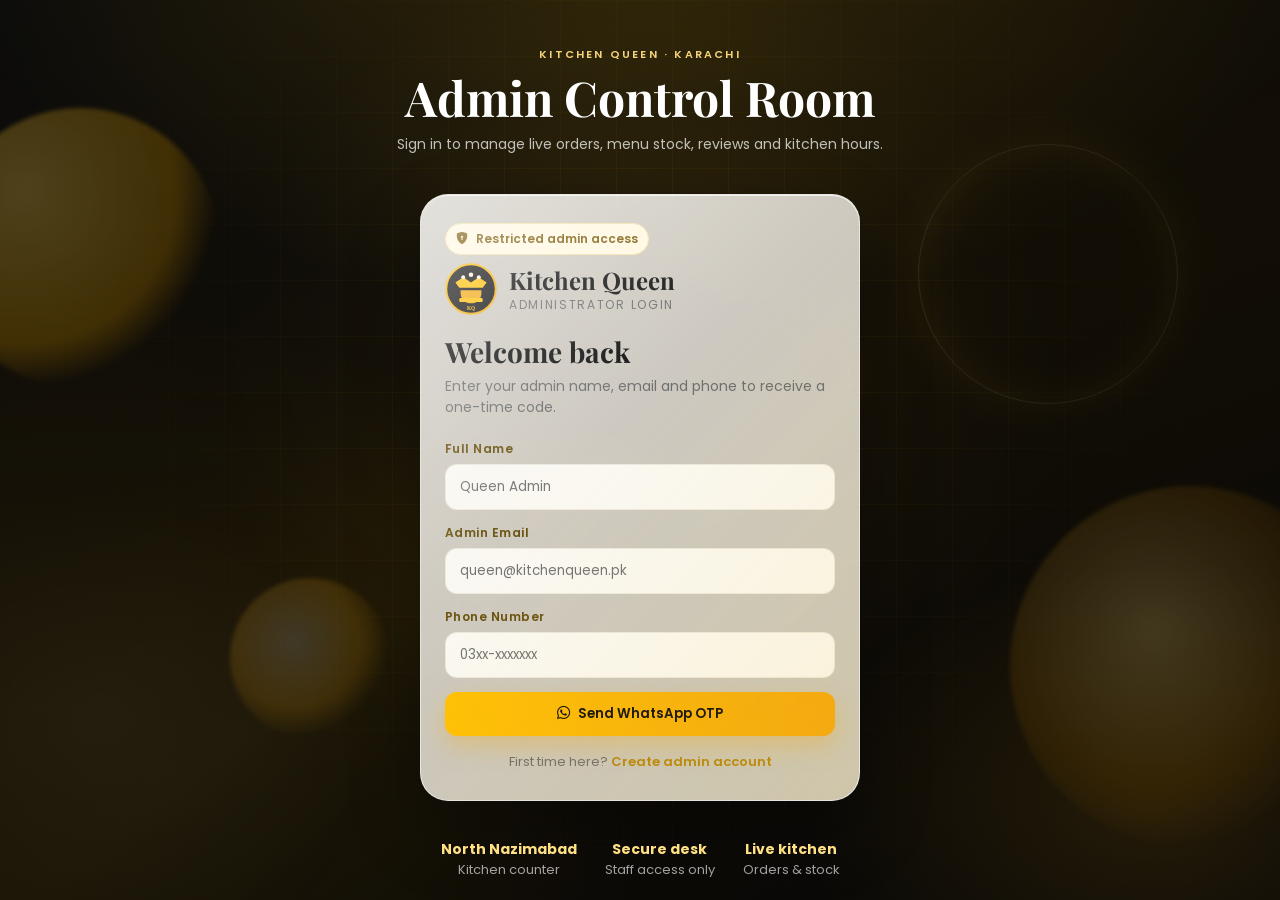
<file: index.html>
<!DOCTYPE html>
<html lang="en">
<head>
  <meta charset="UTF-8" />
  <meta name="viewport" content="width=device-width, initial-scale=1" />
  <title>Overview · Kitchen Queen Admin</title>
  <link rel="icon" type="image/png" href="favicon.png" />
  <link rel="preconnect" href="https://fonts.googleapis.com" />
  <link href="https://fonts.googleapis.com/css2?family=Poppins:wght@400;500;600;700&family=Playfair+Display:wght@600;700&display=swap" rel="stylesheet" />
  <link href="https://cdn.jsdelivr.net/npm/bootstrap-icons@1.11.3/font/bootstrap-icons.css" rel="stylesheet" />
  <link rel="stylesheet" href="assets/css/style.css" />
</head>
<body data-title="Dashboard Overview">
  <div id="page">
    <div class="grid g-4" id="stats"></div>
    <div class="grid g-2" style="margin-top:16px">
      <div class="card">
        <div class="section-title"><h3>Smart Alerts</h3><a href="orders.html" class="btn btn-ghost btn-sm">View orders</a></div>
        <div id="alerts"></div>
      </div>
      <div class="card">
        <div class="section-title"><h3>Recent Reviews</h3><a href="reviews.html" class="btn btn-ghost btn-sm">All reviews</a></div>
        <div id="revSnap"></div>
      </div>
    </div>
    <div class="card" style="margin-top:16px">
      <div class="section-title"><h3>Today’s Orders</h3></div>
      <div class="table-wrap">
        <table class="data" id="todayTable"></table>
      </div>
    </div>
  </div>
  <script src="assets/js/data.js"></script>
  <script src="assets/js/app.js"></script>
  <script>
    document.addEventListener("DOMContentLoaded", () => {
      const today = KQApp.todayOrders();
      const sales = today.reduce((s, o) => s + o.net, 0);
      const low = KQApp.menu().filter(m => !m.stock);
      const pending = (KQ.ORDERS || []).filter(o => !["Completed", "Cancelled"].includes(o.status) && o.date.startsWith("2026-09-10"));
      document.getElementById("stats").innerHTML = `
        <div class="card stat"><div><p>Total Daily Sales</p><h3>${KQApp.fmtPKR(sales)}</h3></div><div class="icon-bubble"><i class="bi bi-currency-exchange"></i></div></div>
        <div class="card stat"><div><p>Total Orders</p><h3>${today.length} Orders</h3></div><div class="icon-bubble"><i class="bi bi-bag-heart-fill"></i></div></div>
        <div class="card stat"><div><p>Store Rating</p><h3>★ 4.8 / 5.0</h3></div><div class="icon-bubble"><i class="bi bi-star-fill"></i></div></div>
        <div class="card stat"><div><p>Pending Kitchen</p><h3>${pending.length} Live</h3></div><div class="icon-bubble"><i class="bi bi-fire"></i></div></div>`;
      document.getElementById("alerts").innerHTML = [
        ...low.map(m => `<div class="alert-item"><span class="badge b-out">Stock</span><div><strong>${m.name}</strong><div style="color:var(--muted);font-size:13px">Out of stock — turn on from Menu</div></div></div>`),
        ...pending.slice(0, 4).map(o => `<div class="alert-item"><span class="badge ${KQApp.statusClass(o.status)}">${o.status}</span><div><strong>${o.id}</strong> · ${o.customer}<div style="color:var(--muted);font-size:13px">${o.items.map(i=>i.name).join(", ")}</div></div></div>`)
      ].join("") || "<p style='color:var(--muted)'>No alerts right now.</p>";
      const revs = KQApp.reviews().slice(0, 3);
      document.getElementById("revSnap").innerHTML = revs.map(r => `
        <div class="review"><strong>${r.name}</strong> <span class="stars">${"★".repeat(r.stars)}${"☆".repeat(5-r.stars)}</span>
        <div style="font-size:13px;color:var(--muted);margin-top:4px">${r.text}</div></div>`).join("");
      document.getElementById("todayTable").innerHTML = `<thead><tr><th>Order</th><th>Customer</th><th>Items</th><th>Total</th><th>Status</th></tr></thead><tbody>` +
        today.map(o => `<tr><td>${o.id}</td><td>${o.customer}</td><td>${o.items.length} items</td><td>${KQApp.fmtPKR(o.net)}</td><td><span class="badge ${KQApp.statusClass(o.status)}">${o.status}</span></td></tr>`).join("") + "</tbody>";
    });
  </script>
</body>
</html>
</file>
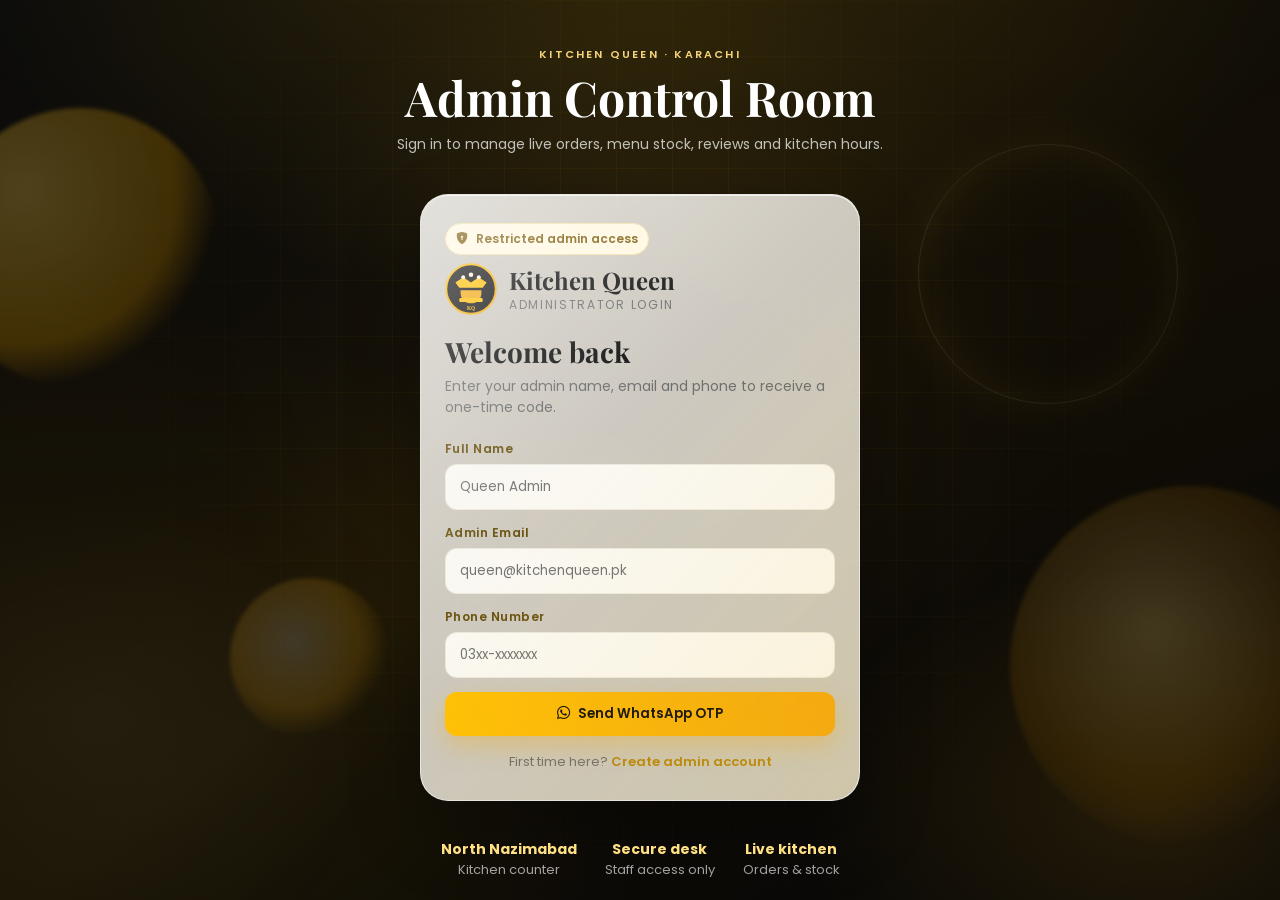
<file: finance.html>
<!DOCTYPE html>
<html lang="en">
<head>
  <meta charset="UTF-8" />
  <meta name="viewport" content="width=device-width, initial-scale=1" />
  <title>Finance · Kitchen Queen Admin</title>
  <link rel="icon" type="image/png" href="favicon.png" />
  <link rel="preconnect" href="https://fonts.googleapis.com" />
  <link href="https://fonts.googleapis.com/css2?family=Poppins:wght@400;500;600;700&family=Playfair+Display:wght@600;700&display=swap" rel="stylesheet" />
  <link href="https://cdn.jsdelivr.net/npm/bootstrap-icons@1.11.3/font/bootstrap-icons.css" rel="stylesheet" />
  <link rel="stylesheet" href="assets/css/style.css" />
</head>
<body data-title="Finance & Invoices">
  <div id="page">
    <div class="grid g-3" id="sum"></div>
    <div class="card" style="margin-top:16px">
      <div class="section-title">
        <h3>Payout history</h3>
        <div style="display:flex;gap:8px;flex-wrap:wrap">
          <button class="btn btn-gold btn-sm" id="xlsxBtn"><i class="bi bi-file-earmark-spreadsheet"></i> Export Excel</button>
          <button class="btn btn-red btn-sm" id="pdfBtn"><i class="bi bi-printer"></i> Print Invoice PDF</button>
        </div>
      </div>
      <div class="table-wrap">
        <table class="data" id="tbl"></table>
      </div>
    </div>
  </div>
  <script src="assets/js/data.js"></script>
  <script src="assets/js/app.js"></script>
  <script>
    document.addEventListener("DOMContentLoaded", () => {
      const done = KQ.ORDERS.filter(o => o.status === "Completed");
      const week = done.filter(o => o.date >= "2026-09-04");
      const month = done.filter(o => o.date.startsWith("2026-09") || o.date.startsWith("2026-08"));
      const wTot = week.reduce((s,o)=>s+o.net,0);
      const mTot = month.reduce((s,o)=>s+o.net,0);
      document.getElementById("sum").innerHTML = `
        <div class="card stat"><div><p>This Week Earnings</p><h3>${KQApp.fmtPKR(wTot)}</h3></div><div class="icon-bubble"><i class="bi bi-wallet2"></i></div></div>
        <div class="card stat"><div><p>Monthly Earnings</p><h3>${KQApp.fmtPKR(mTot)}</h3></div><div class="icon-bubble"><i class="bi bi-graph-up"></i></div></div>
        <div class="card stat"><div><p>Completed Orders</p><h3>${done.length}</h3></div><div class="icon-bubble"><i class="bi bi-check2-circle"></i></div></div>`;
      document.getElementById("tbl").innerHTML = `<thead><tr><th>Order</th><th>Date</th><th>Customer</th><th>Mode</th><th>Net</th></tr></thead><tbody>` +
        done.map(o => `<tr><td>${o.id}</td><td>${o.date.slice(0,10)}</td><td>${o.customer}</td><td>${o.payment}</td><td>${KQApp.fmtPKR(o.net)}</td></tr>`).join("") + "</tbody>";

      document.getElementById("xlsxBtn").onclick = () => {
        const rows = [["Order ID","Date","Customer","Payment","Subtotal","Discount","Delivery","Tax","Net"]];
        done.forEach(o => rows.push([o.id,o.date.slice(0,10),o.customer,o.payment,o.subtotal,o.discount,o.delivery,o.tax,o.net]));
        const csv = rows.map(r => r.join(",")).join("\n");
        const blob = new Blob(["\uFEFF"+csv], { type: "text/csv;charset=utf-8;" });
        const a = document.createElement("a");
        a.href = URL.createObjectURL(blob);
        a.download = "KitchenQueen-Orders-Summary.csv";
        a.click();
        KQApp.toast("Excel-ready CSV downloaded");
      };
      document.getElementById("pdfBtn").onclick = () => {
        const w = window.open("", "_blank");
        w.document.write(`<!DOCTYPE html><html><head><title>Invoice</title>
          <style>body{font-family:Georgia,serif;padding:32px;color:#111}h1{color:#f3a812}table{width:100%;border-collapse:collapse;margin-top:16px}th,td{border-bottom:1px solid #eee;padding:8px;text-align:left}</style></head><body>
          <h1>Kitchen Queen</h1><p>North Nazimabad, Karachi<br>Invoice pack · ${new Date().toLocaleDateString()}</p>
          <table><tr><th>Order</th><th>Customer</th><th>Payment</th><th>Net</th></tr>
          ${done.map(o=>`<tr><td>${o.id}</td><td>${o.customer}</td><td>${o.payment}</td><td>PKR ${o.net}</td></tr>`).join("")}
          </table><p><strong>Total: PKR ${done.reduce((s,o)=>s+o.net,0)}</strong></p>
          <script>onload=()=>{print();}<`+"/script></body></html>");
        w.document.close();
      };
    });
  </script>
</body>
</html>
</file>
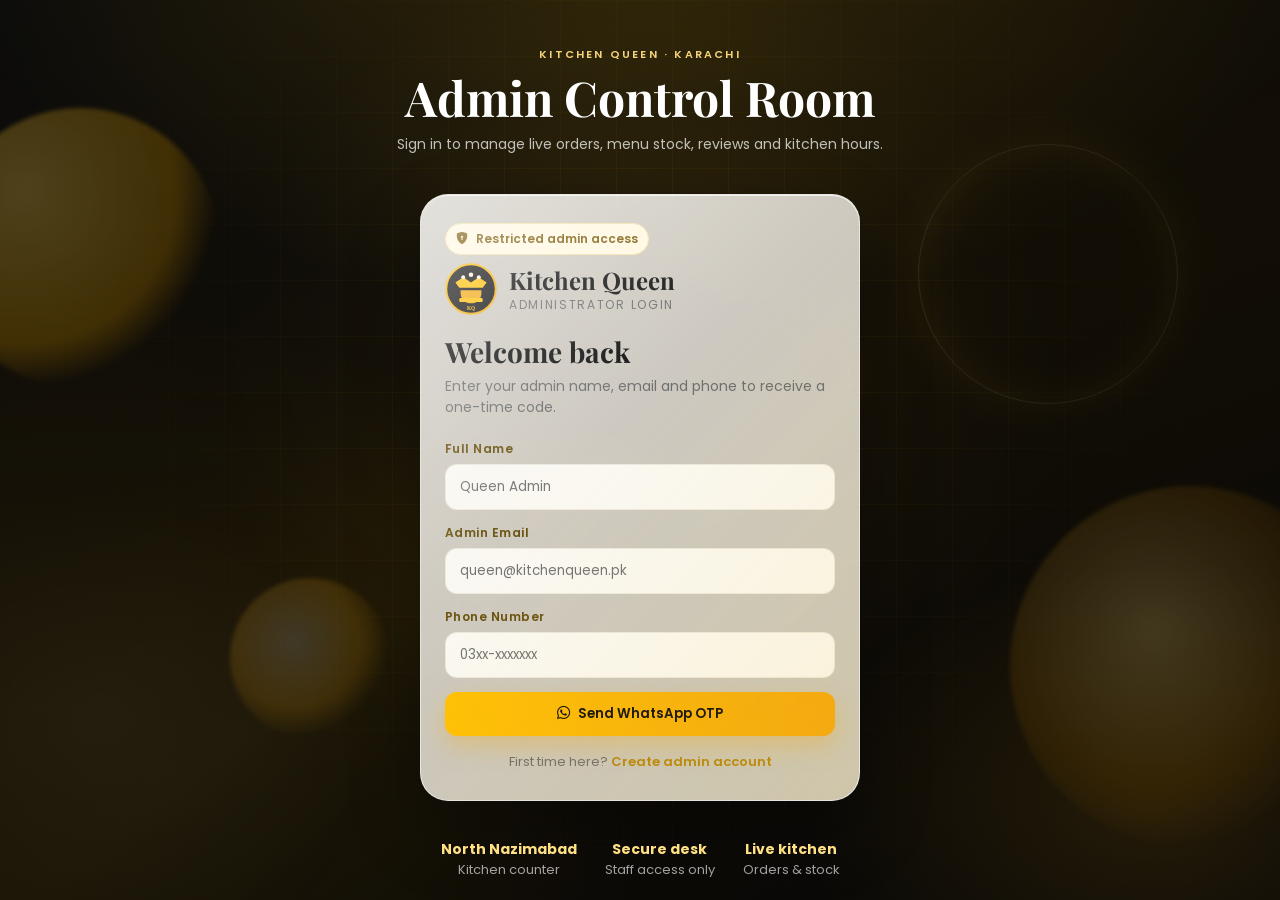
<file: menu.html>
<!DOCTYPE html>
<html lang="en">
<head>
  <meta charset="UTF-8" />
  <meta name="viewport" content="width=device-width, initial-scale=1" />
  <title>Menu · Kitchen Queen Admin</title>
  <link rel="icon" type="image/png" href="favicon.png" />
  <link rel="preconnect" href="https://fonts.googleapis.com" />
  <link href="https://fonts.googleapis.com/css2?family=Poppins:wght@400;500;600;700&family=Playfair+Display:wght@600;700&display=swap" rel="stylesheet" />
  <link href="https://cdn.jsdelivr.net/npm/bootstrap-icons@1.11.3/font/bootstrap-icons.css" rel="stylesheet" />
  <link rel="stylesheet" href="assets/css/style.css" />
</head>
<body data-title="Menu & Stock Control">
  <div id="page">
    <div class="cat-pills" id="cats"></div>
    <div class="menu-grid" id="grid"></div>
  </div>
  <script src="assets/js/data.js"></script>
  <script src="assets/js/app.js"></script>
  <script>
    let cat = "All";
    const CATS = ["All", "Deals", "Special Deals", "Daal & Sabzi", "Chicken", "Beef & Mutton", "Haleem", "Rice", "Sides & Raita", "Beverages", "Dessert"];
    function render() {
      const items = KQApp.menu().filter(m => cat === "All" || m.category === cat);
      document.getElementById("cats").innerHTML = CATS.map(c => `<button class="tab ${c===cat?"active":""}" data-c="${c}">${c}</button>`).join("");
      document.querySelectorAll("#cats .tab").forEach(b => b.onclick = () => { cat = b.dataset.c; render(); });
      document.getElementById("grid").innerHTML = items.map(m => `
        <article class="card menu-card">
          <img src="${m.img}" alt="${m.name}" />
          <div class="menu-body">
            <h4>${m.name}</h4>
            <p style="margin:0 0 8px;color:var(--muted);font-size:13px">${m.desc}</p>
            <div class="meta">
              <span class="price">${KQApp.fmtPKR(m.price)}</span>
              <span class="badge ${m.stock?"b-completed":"b-out"}">${m.stock?"In Stock":"Out of Stock"}</span>
            </div>
            <div class="status-toggle ${m.stock?"online":"offline"}" style="margin-top:12px;justify-content:space-between">
              <span>${m.stock ? "Available" : "Hidden"}</span>
              <label class="switch">
                <input type="checkbox" ${m.stock?"checked":""} onchange="toggleStock('${m.id}', this.checked)">
                <span class="slider"></span>
              </label>
            </div>
          </div>
        </article>`).join("");
    }
    window.toggleStock = (id, on) => {
      KQApp.setStock(id, on);
      KQApp.toast(on ? "Item is now In-Stock" : "Item marked Out-of-Stock");
      render();
    };
    document.addEventListener("DOMContentLoaded", render);
  </script>
</body>
</html>
</file>
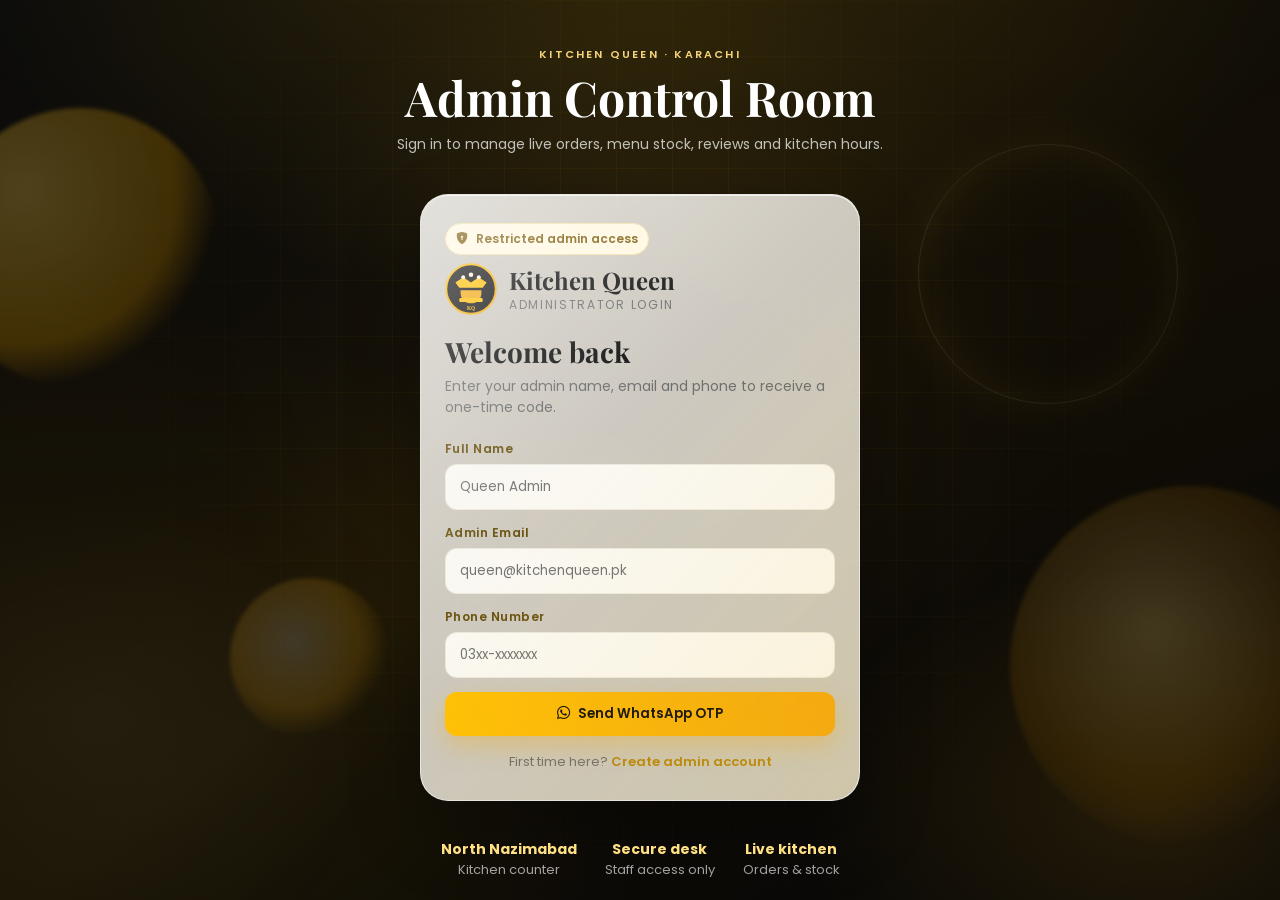
<file: orders.html>
<!DOCTYPE html>
<html lang="en">
<head>
  <meta charset="UTF-8" />
  <meta name="viewport" content="width=device-width, initial-scale=1" />
  <title>Orders · Kitchen Queen Admin</title>
  <link rel="icon" type="image/png" href="favicon.png" />
  <link rel="preconnect" href="https://fonts.googleapis.com" />
  <link href="https://fonts.googleapis.com/css2?family=Poppins:wght@400;500;600;700&family=Playfair+Display:wght@600;700&display=swap" rel="stylesheet" />
  <link href="https://cdn.jsdelivr.net/npm/bootstrap-icons@1.11.3/font/bootstrap-icons.css" rel="stylesheet" />
  <link rel="stylesheet" href="assets/css/style.css" />
</head>
<body data-title="Order Management">
  <div id="page">
    <div class="card">
      <div class="tabs" id="tabs">
        <button class="tab active" data-range="today">Today</button>
        <button class="tab" data-range="yesterday">Yesterday</button>
        <button class="tab" data-range="7">Last 7 Days</button>
        <button class="tab" data-range="30">Last 30 Days</button>
        <button class="tab" data-range="custom">Custom</button>
      </div>
      <div class="searchbar" style="margin-top:14px">
        <input id="q" placeholder="Search Order ID or customer" />
        <select id="st">
          <option value="">All statuses</option>
          <option>Accepted</option><option>Preparing</option><option>Ready</option>
          <option>In Delivery</option><option>Completed</option><option>Cancelled</option>
        </select>
        <input type="date" id="from" style="display:none" />
        <input type="date" id="to" style="display:none" />
      </div>
    </div>
    <div class="card" style="margin-top:16px">
      <div class="table-wrap">
        <table class="data" id="tbl"></table>
      </div>
    </div>
  </div>
  <div class="modal-back" id="modal">
    <div class="modal" id="modalBody"></div>
  </div>
  <script src="assets/js/data.js"></script>
  <script src="assets/js/app.js"></script>
  <script>
    let range = "today";
    const REF = new Date("2026-09-10T18:00:00");
    function inRange(o) {
      const d = new Date(o.date);
      const day = (x) => x.toISOString().slice(0,10);
      if (range === "today") return day(d) === "2026-09-10";
      if (range === "yesterday") return day(d) === "2026-09-09";
      if (range === "7") return (REF - d) / 86400000 <= 7;
      if (range === "30") return (REF - d) / 86400000 <= 30;
      if (range === "custom") {
        const f = document.getElementById("from").value;
        const t = document.getElementById("to").value;
        if (!f && !t) return true;
        const ds = day(d);
        if (f && ds < f) return false;
        if (t && ds > t) return false;
        return true;
      }
      return true;
    }
    function filtered() {
      const q = document.getElementById("q").value.toLowerCase();
      const st = document.getElementById("st").value;
      return KQ.ORDERS.filter(o => inRange(o) && (!st || o.status === st) && (!q || o.id.toLowerCase().includes(q) || o.customer.toLowerCase().includes(q)));
    }
    function render() {
      const rows = filtered();
      document.getElementById("tbl").innerHTML = `<thead><tr><th>ID</th><th>When</th><th>Customer</th><th>Pay</th><th>Net</th><th>Status</th><th></th></tr></thead><tbody>` +
        rows.map(o => `<tr>
          <td>${o.id}</td>
          <td>${o.date.replace("T"," ").slice(0,16)}</td>
          <td>${o.customer}<div style="color:var(--muted);font-size:12px">${o.type}</div></td>
          <td><span class="badge ${o.payment==="COD"?"b-cod":"b-online"}">${o.payment}</span></td>
          <td>${KQApp.fmtPKR(o.net)}</td>
          <td><span class="badge ${KQApp.statusClass(o.status)}">${o.status === "Ready" ? "Ready for Pickup/Delivery" : o.status}</span></td>
          <td><button class="btn btn-ghost btn-sm" onclick="openOrder('${o.id}')">Details</button></td>
        </tr>`).join("") + (rows.length ? "" : `<tr><td colspan="7" style="color:var(--muted)">No orders in this filter.</td></tr>`) + "</tbody>";
    }
    window.openOrder = function (id) {
      const o = KQ.ORDERS.find(x => x.id === id);
      if (!o) return;
      const t = o.timeline;
      document.getElementById("modalBody").innerHTML = `
        <div style="display:flex;justify-content:space-between;align-items:center">
          <h3 style="font-family:var(--font-s);margin:0">${o.id}</h3>
          <button class="btn btn-ghost btn-sm" onclick="closeModal()">Close</button>
        </div>
        <p style="color:var(--muted)">${o.customer} · ${o.phone}<br>${o.address}</p>
        <div class="timeline">
          <div class="t-step ${t.received?"done":""}">Received<br>${t.received||"—"}</div>
          <div class="t-step ${t.accepted?"done":""}">Accepted<br>${t.accepted||"—"}</div>
          <div class="t-step ${t.prepared?"done":""}">Prepared<br>${t.prepared||"—"}</div>
          <div class="t-step ${t.delivered?"done":""}">Delivered<br>${t.delivered||"—"}</div>
        </div>
        <table class="data" style="min-width:0">
          <thead><tr><th>Item</th><th>Qty</th><th>Add-on</th><th>Price</th></tr></thead>
          <tbody>${o.items.map(i=>`<tr><td>${i.name}</td><td>${i.qty}</td><td>${i.extra||"—"}</td><td>${KQApp.fmtPKR(i.price*i.qty)}</td></tr>`).join("")}</tbody>
        </table>
        <div style="margin-top:12px;font-size:14px;line-height:1.8">
          Subtotal: ${KQApp.fmtPKR(o.subtotal)}<br>
          Discounts: − ${KQApp.fmtPKR(o.discount)}<br>
          Delivery Fee: ${KQApp.fmtPKR(o.delivery)}<br>
          Taxes: ${KQApp.fmtPKR(o.tax)}<br>
          <strong>Net Earnings: ${KQApp.fmtPKR(o.net)}</strong>
        </div>
        <div style="margin-top:10px"><span class="badge ${o.payment==="COD"?"b-cod":"b-online"}">${o.payment === "COD" ? "Cash on Delivery (COD)" : o.payment}</span></div>`;
      document.getElementById("modal").classList.add("show");
    };
    window.closeModal = () => document.getElementById("modal").classList.remove("show");
    document.getElementById("modal").addEventListener("click", (e) => { if (e.target.id === "modal") closeModal(); });
    document.querySelectorAll(".tab").forEach(btn => btn.addEventListener("click", () => {
      document.querySelectorAll(".tab").forEach(t => t.classList.remove("active"));
      btn.classList.add("active");
      range = btn.dataset.range;
      const show = range === "custom";
      document.getElementById("from").style.display = show ? "block" : "none";
      document.getElementById("to").style.display = show ? "block" : "none";
      render();
    }));
    ["q","st","from","to"].forEach(id => document.getElementById(id).addEventListener("input", render));
    document.addEventListener("DOMContentLoaded", render);
  </script>
</body>
</html>
</file>
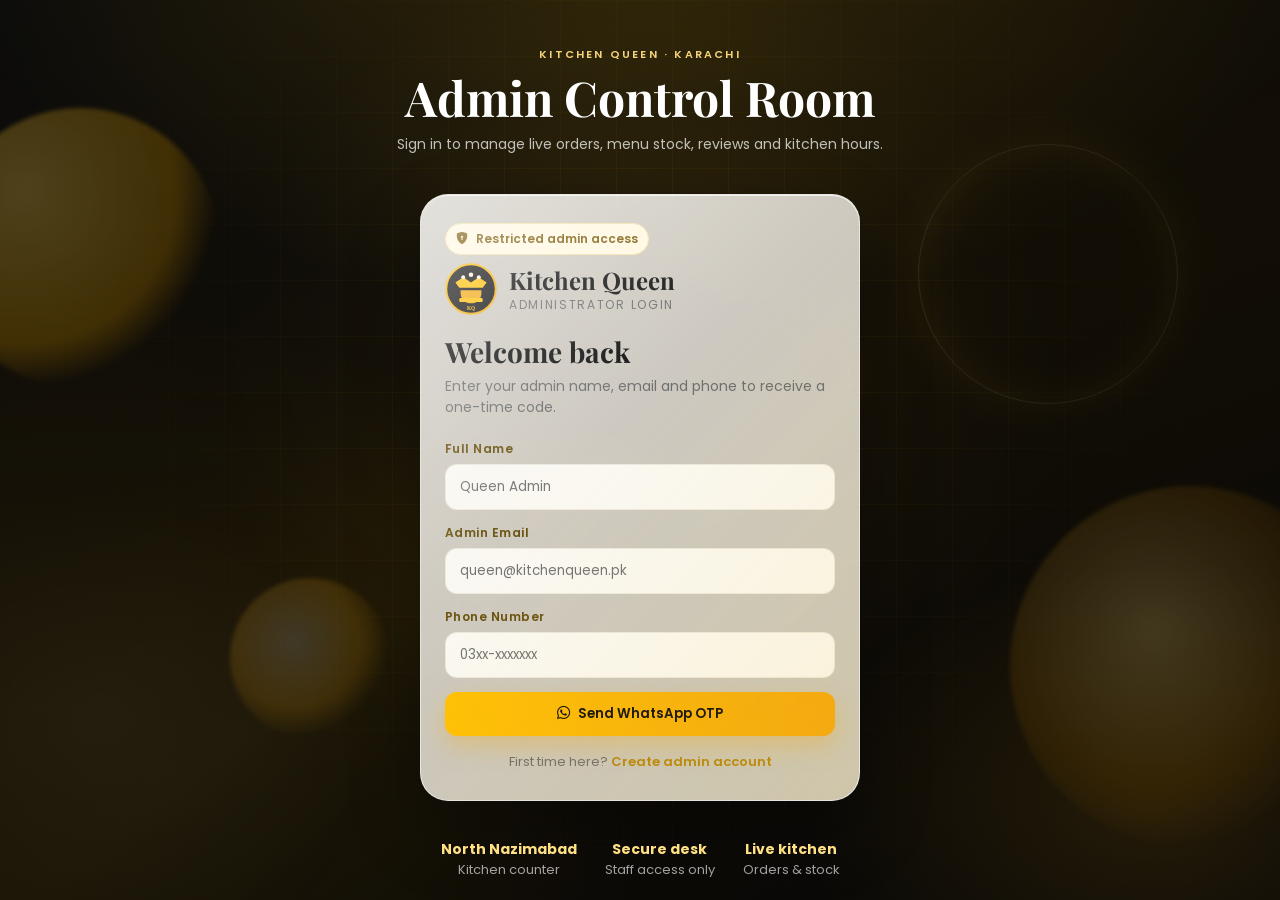
<file: reviews.html>
<!DOCTYPE html>
<html lang="en">
<head>
  <meta charset="UTF-8" />
  <meta name="viewport" content="width=device-width, initial-scale=1" />
  <title>Reviews · Kitchen Queen Admin</title>
  <link rel="icon" type="image/png" href="favicon.png" />
  <link rel="preconnect" href="https://fonts.googleapis.com" />
  <link href="https://fonts.googleapis.com/css2?family=Poppins:wght@400;500;600;700&family=Playfair+Display:wght@600;700&display=swap" rel="stylesheet" />
  <link href="https://cdn.jsdelivr.net/npm/bootstrap-icons@1.11.3/font/bootstrap-icons.css" rel="stylesheet" />
  <link rel="stylesheet" href="assets/css/style.css" />
</head>
<body data-title="Reviews & Ratings">
  <div id="page">
    <div class="grid g-2">
      <div class="card stat">
        <div>
          <p>Overall Rating</p>
          <h3 id="avg">★ 4.8 / 5.0</h3>
          <div style="color:var(--muted)" id="count"></div>
        </div>
        <div class="icon-bubble"><i class="bi bi-award-fill"></i></div>
      </div>
      <div class="card" id="dist"></div>
    </div>
    <div class="card" style="margin-top:16px">
      <div class="section-title"><h3>Review Feed</h3></div>
      <div id="feed"></div>
    </div>
  </div>
  <script src="assets/js/data.js"></script>
  <script src="assets/js/app.js"></script>
  <script>
    function render() {
      const list = KQApp.reviews();
      const avg = (list.reduce((s,r)=>s+r.stars,0) / list.length).toFixed(1);
      document.getElementById("avg").textContent = `★ ${avg} / 5.0`;
      document.getElementById("count").textContent = list.length + " customer reviews";
      const dist = [5,4,3,2,1].map(n => ({ n, c: list.filter(r => r.stars === n).length }));
      const max = Math.max(...dist.map(d=>d.c), 1);
      document.getElementById("dist").innerHTML = dist.map(d => `
        <div class="dist-bar"><span>${d.n}★</span><div class="bar"><div class="fill" style="width:${(d.c/max)*100}%"></div></div><span>${d.c}</span></div>`).join("");
      document.getElementById("feed").innerHTML = list.map(r => `
        <div class="review">
          <div style="display:flex;justify-content:space-between;gap:8px;flex-wrap:wrap">
            <strong>${r.name}</strong>
            <span class="stars">${"★".repeat(r.stars)}${"☆".repeat(5-r.stars)}</span>
          </div>
          <div style="font-size:12px;color:var(--muted);margin:4px 0">${r.date} · Order <a href="orders.html" style="color:#b8860b">${r.orderId}</a></div>
          <div>${r.text}</div>
          ${r.reply ? `<div class="owner-reply"><strong>Owner reply:</strong> ${r.reply}</div>` : `
            <div class="reply-box">
              <input placeholder="Write owner reply…" id="in-${r.id}" />
              <button class="btn btn-gold btn-sm" onclick="reply('${r.id}')">Reply</button>
            </div>`}
        </div>`).join("");
    }
    window.reply = (id) => {
      const val = document.getElementById("in-" + id).value.trim();
      if (!val) return;
      const list = KQApp.reviews();
      const item = list.find(x => x.id === id);
      if (item) item.reply = val;
      KQApp.saveReviews(list);
      KQApp.toast("Reply saved");
      render();
    };
    document.addEventListener("DOMContentLoaded", render);
  </script>
</body>
</html>
</file>
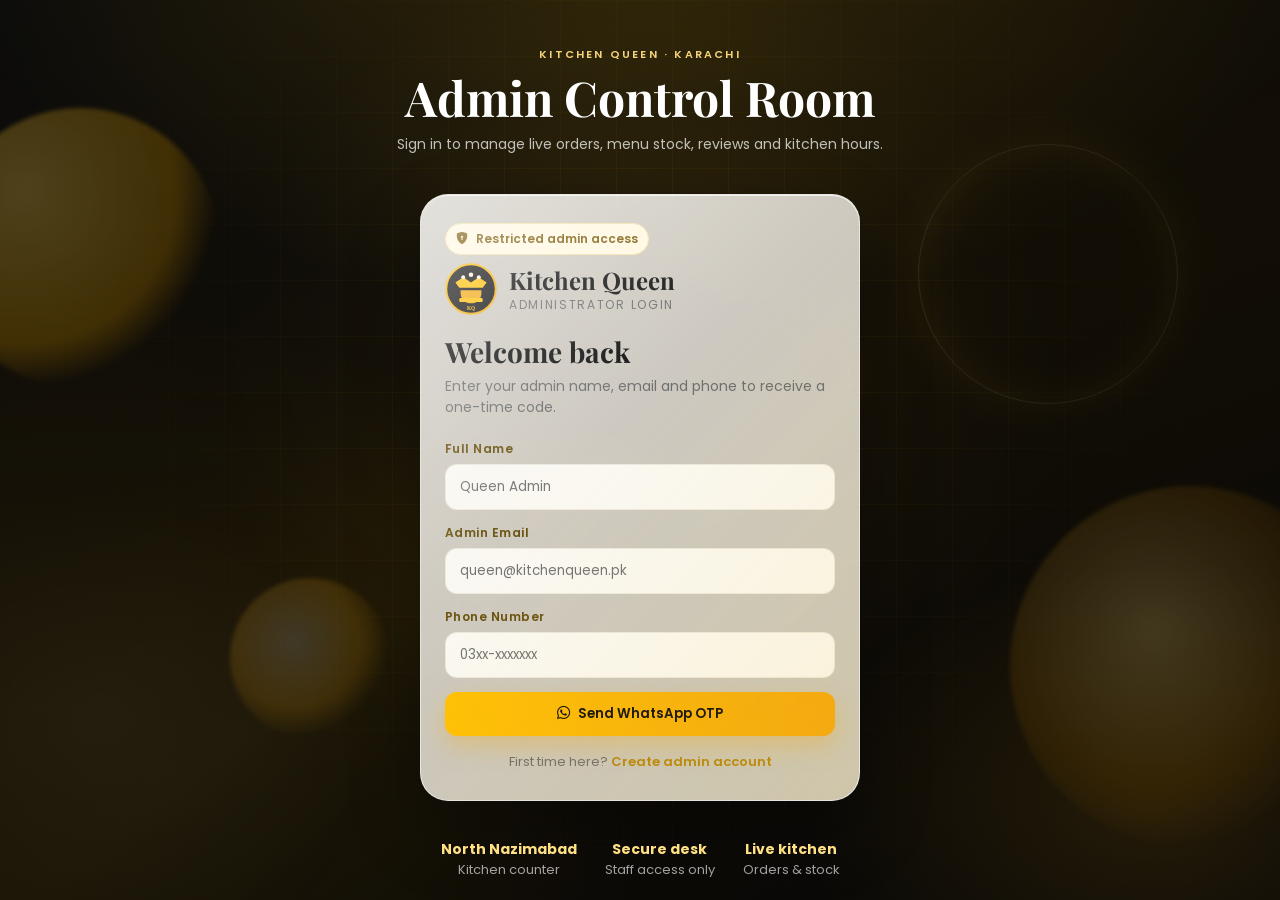
<file: settings.html>
<!DOCTYPE html>
<html lang="en">
<head>
  <meta charset="UTF-8" />
  <meta name="viewport" content="width=device-width, initial-scale=1" />
  <title>Settings · Kitchen Queen Admin</title>
  <link rel="icon" type="image/png" href="favicon.png" />
  <link rel="preconnect" href="https://fonts.googleapis.com" />
  <link href="https://fonts.googleapis.com/css2?family=Poppins:wght@400;500;600;700&family=Playfair+Display:wght@600;700&display=swap" rel="stylesheet" />
  <link href="https://cdn.jsdelivr.net/npm/bootstrap-icons@1.11.3/font/bootstrap-icons.css" rel="stylesheet" />
  <link rel="stylesheet" href="assets/css/style.css" />
</head>
<body data-title="Store Settings">
  <div id="page">
    <div class="grid g-2">
      <div class="card">
        <h3 class="section-title" style="margin-top:0">Admin Profile</h3>
        <div class="field"><label>Store Name</label><input id="store" /></div>
        <div class="field"><label>Contact Email</label><input id="email" type="email" /></div>
        <div class="field"><label>Phone Numbers</label><input id="phone" /></div>
        <div class="field"><label>New Admin Password</label><input id="pass" type="password" placeholder="Leave blank to keep" /></div>
        <button class="btn btn-gold" id="saveProfile">Save Profile</button>
      </div>
      <div class="card">
        <h3 class="section-title" style="margin-top:0">Holiday / Event Close</h3>
        <p style="color:var(--muted);font-size:13px">Temporarily close the kitchen for Eid, rain delay or a special event.</p>
        <div class="field"><label>Closed Date</label><input type="date" id="hdate" /></div>
        <div class="field"><label>Reason</label><input id="hreason" placeholder="Eid ul Fitr / Heavy rain" /></div>
        <button class="btn btn-red btn-sm" id="addHol">Add Holiday</button>
        <div id="hols" style="margin-top:12px"></div>
      </div>
    </div>
  </div>
  <script src="assets/js/data.js"></script>
  <script src="assets/js/app.js"></script>
  <script>
    document.addEventListener("DOMContentLoaded", () => {
      const s = KQApp.settings();
      document.getElementById("store").value = s.store;
      document.getElementById("email").value = s.email;
      document.getElementById("phone").value = s.phone;
      function paintHols() {
        const set = KQApp.settings();
        document.getElementById("hols").innerHTML = (set.holidays||[]).map((h,i)=>`
          <div class="alert-item"><span class="badge b-cancelled">${h.date}</span><div>${h.reason}</div>
          <button class="btn btn-ghost btn-sm" onclick="delHol(${i})">Remove</button></div>`).join("") || "<p style='color:var(--muted)'>No holidays set.</p>";
      }
      paintHols();
      window.delHol = (i) => {
        const set = KQApp.settings();
        set.holidays.splice(i,1);
        KQApp.saveSettings(set);
        paintHols();
      };
      document.getElementById("addHol").onclick = () => {
        const date = document.getElementById("hdate").value;
        const reason = document.getElementById("hreason").value.trim() || "Closed";
        if (!date) return alert("Please choose a date.");
        const set = KQApp.settings();
        set.holidays = set.holidays || [];
        set.holidays.push({ date, reason });
        KQApp.saveSettings(set);
        paintHols();
        KQApp.toast("Holiday saved");
      };
      document.getElementById("saveProfile").onclick = () => {
        const set = KQApp.settings();
        set.store = document.getElementById("store").value;
        set.email = document.getElementById("email").value;
        set.phone = document.getElementById("phone").value;
        const pass = document.getElementById("pass").value;
        if (pass) {
          const acc = JSON.parse(localStorage.getItem("kq_account") || "{}");
          acc.password = pass;
          localStorage.setItem("kq_account", JSON.stringify(acc));
        }
        KQApp.saveSettings(set);
        KQApp.toast("Profile updated");
      };
    });
  </script>
</body>
</html>
</file>
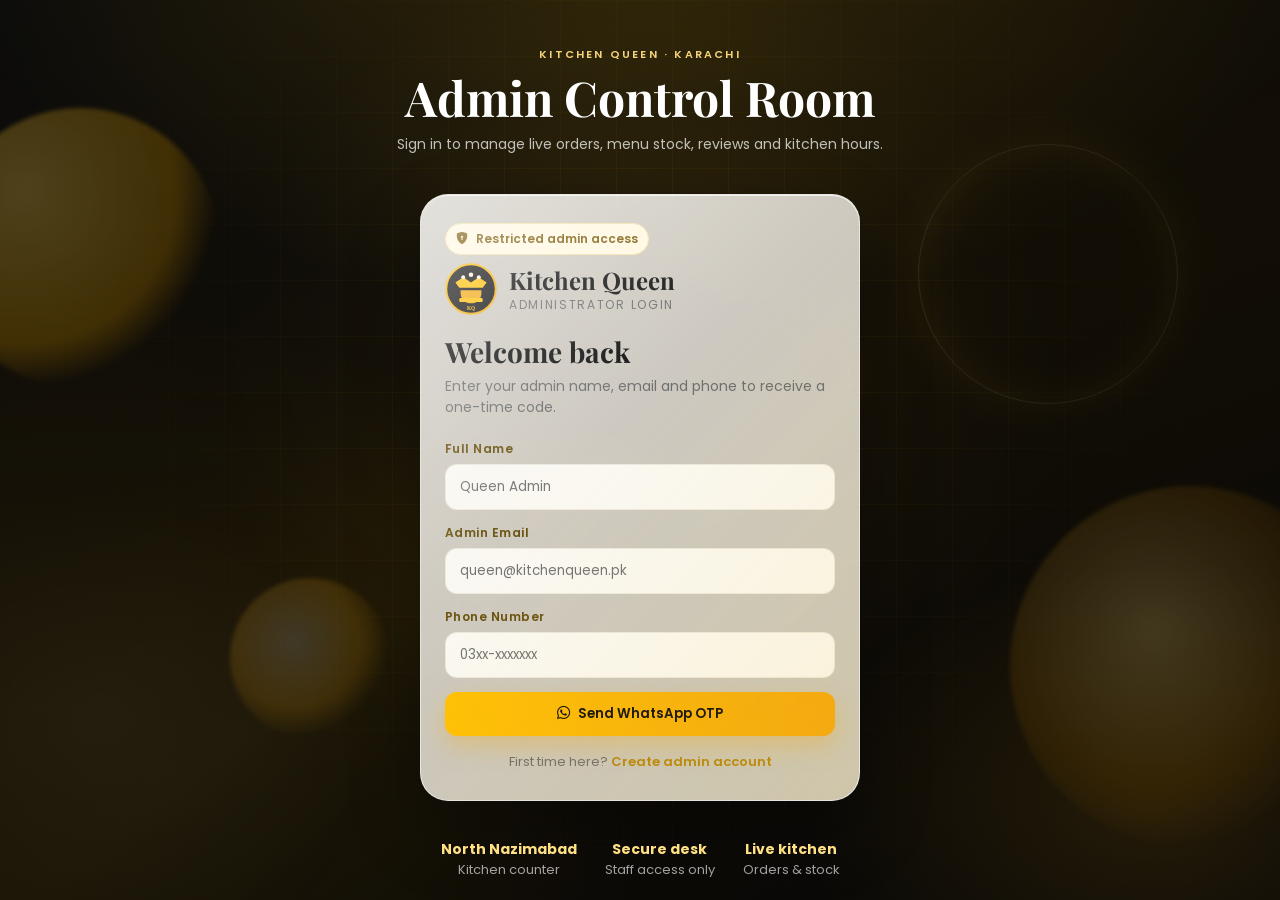
<file: auth/login.html>
<!DOCTYPE html>
<html lang="en">
<head>
  <meta charset="UTF-8" />
  <meta name="viewport" content="width=device-width, initial-scale=1" />
  <title>Admin Login · Kitchen Queen</title>
  <link rel="icon" type="image/png" href="../favicon.png" />
  <link rel="preconnect" href="https://fonts.googleapis.com" />
  <link href="https://fonts.googleapis.com/css2?family=Poppins:wght@400;500;600;700&family=Playfair+Display:wght@600;700&display=swap" rel="stylesheet" />
  <link href="https://cdn.jsdelivr.net/npm/bootstrap-icons@1.11.3/font/bootstrap-icons.css" rel="stylesheet" />
  <link rel="stylesheet" href="../assets/css/style.css" />
</head>
<body class="auth-body">
  <div class="auth-stage">
    <div class="auth-backdrop" aria-hidden="true">
      <div class="orb orb-a"></div>
      <div class="orb orb-b"></div>
      <div class="orb orb-c"></div>
      <div class="ring ring-a"></div>
      <div class="ring ring-b"></div>
      <div class="grid-glow"></div>
    </div>

    <header class="auth-brandbar">
      <p class="eyebrow">Kitchen Queen · Karachi</p>
      <h1>Admin Control Room</h1>
      <p class="lede">Sign in to manage live orders, menu stock, reviews and kitchen hours.</p>
    </header>

    <section class="auth-panel">
      <div class="auth-card glass-3d" data-tilt>
        <span class="admin-chip"><i class="bi bi-shield-lock-fill"></i> Restricted admin access</span>
        <div class="brand-row">
          <img src="../images/logo.svg" alt="Kitchen Queen" />
          <div>
            <h1>Kitchen Queen</h1>
            <p>Administrator login</p>
          </div>
        </div>
        <h2>Welcome back</h2>
        <p class="sub">Enter your admin name, email and phone to receive a one-time code.</p>
        <form id="loginForm">
          <div class="field">
            <label>Full Name</label>
            <input type="text" id="name" required placeholder="Queen Admin" autocomplete="name" />
          </div>
          <div class="field">
            <label>Admin Email</label>
            <input type="email" id="email" required placeholder="queen@kitchenqueen.pk" autocomplete="email" />
          </div>
          <div class="field">
            <label>Phone Number</label>
            <input type="tel" id="phone" required placeholder="03xx-xxxxxxx" autocomplete="tel" />
          </div>
          <button class="btn btn-gold" type="submit"><i class="bi bi-whatsapp"></i> Send WhatsApp OTP</button>
        </form>
        <div class="auth-foot">First time here? <a href="register.html">Create admin account</a></div>
      </div>
    </section>

    <footer class="auth-meta">
      <div><strong>North Nazimabad</strong><span>Kitchen counter</span></div>
      <div><strong>Secure desk</strong><span>Staff access only</span></div>
      <div><strong>Live kitchen</strong><span>Orders & stock</span></div>
    </footer>
  </div>
  <script src="../assets/js/data.js"></script>
  <script src="../assets/js/app.js"></script>
  <script>
    document.getElementById("loginForm").addEventListener("submit", (e) => {
      e.preventDefault();
      const name = document.getElementById("name").value.trim();
      const email = document.getElementById("email").value.trim().toLowerCase();
      const phone = document.getElementById("phone").value.trim();
      const acc = JSON.parse(localStorage.getItem("kq_account") || "null");
      if (acc && acc.email !== email) {
        alert("This email is not registered. Please register first or use the same email.");
        return;
      }
      const otp = String(Math.floor(100000 + Math.random() * 900000));
      sessionStorage.setItem("kq_pending_otp", otp);
      KQApp.saveSession({ name, email, phone, verified: false });
      alert("Demo WhatsApp OTP: " + otp + "\nEnter this code on the verify page. 123456 also works.");
      location.href = "verify.html";
    });
  </script>
</body>
</html>
</file>
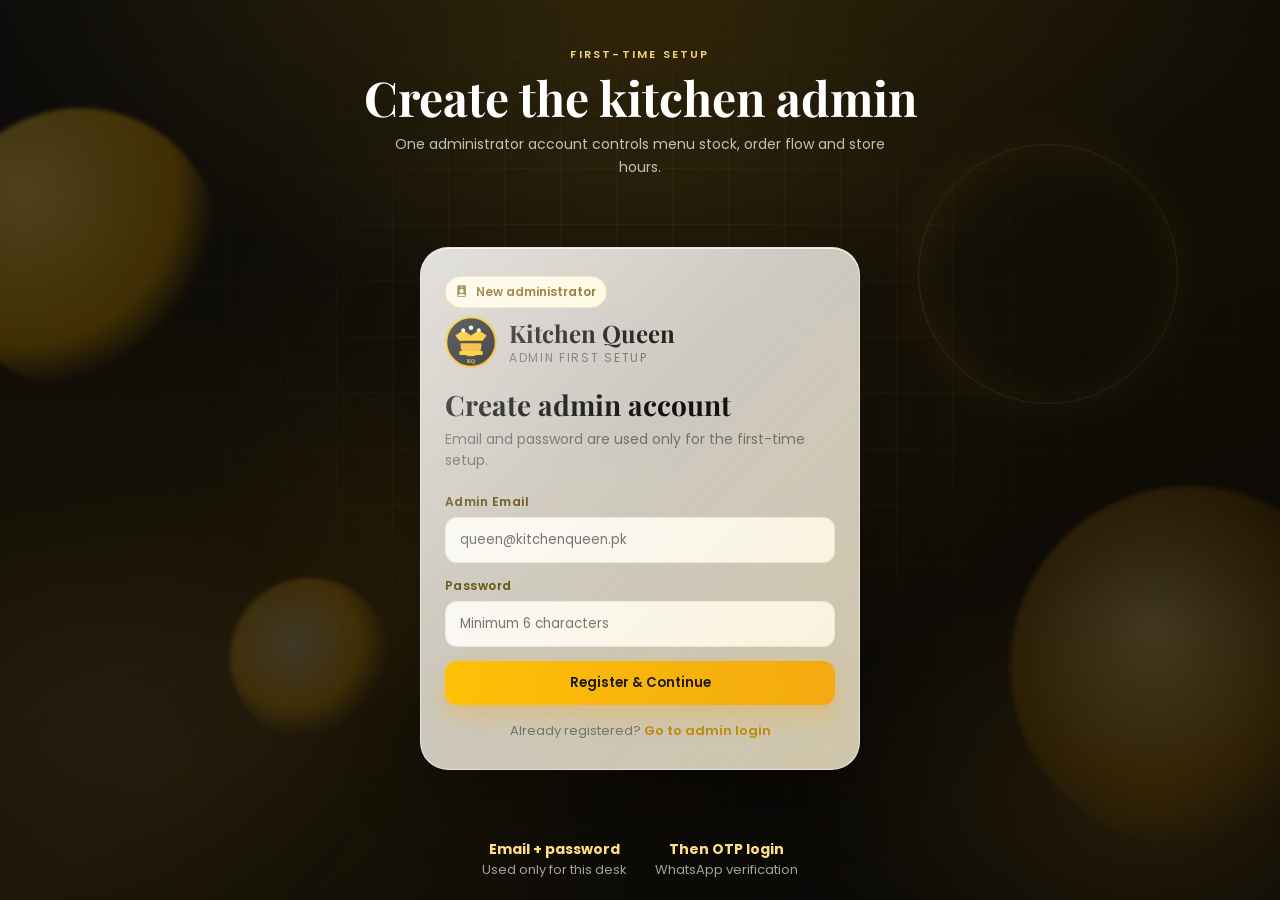
<file: auth/register.html>
<!DOCTYPE html>
<html lang="en">
<head>
  <meta charset="UTF-8" />
  <meta name="viewport" content="width=device-width, initial-scale=1" />
  <title>Create Admin · Kitchen Queen</title>
  <link rel="icon" type="image/png" href="../favicon.png" />
  <link rel="preconnect" href="https://fonts.googleapis.com" />
  <link href="https://fonts.googleapis.com/css2?family=Poppins:wght@400;500;600;700&family=Playfair+Display:wght@600;700&display=swap" rel="stylesheet" />
  <link href="https://cdn.jsdelivr.net/npm/bootstrap-icons@1.11.3/font/bootstrap-icons.css" rel="stylesheet" />
  <link rel="stylesheet" href="../assets/css/style.css" />
</head>
<body class="auth-body">
  <div class="auth-stage">
    <div class="auth-backdrop" aria-hidden="true">
      <div class="orb orb-a"></div>
      <div class="orb orb-b"></div>
      <div class="orb orb-c"></div>
      <div class="ring ring-a"></div>
      <div class="ring ring-b"></div>
      <div class="grid-glow"></div>
    </div>

    <header class="auth-brandbar">
      <p class="eyebrow">First-time setup</p>
      <h1>Create the kitchen admin</h1>
      <p class="lede">One administrator account controls menu stock, order flow and store hours.</p>
    </header>

    <section class="auth-panel">
      <div class="auth-card glass-3d" data-tilt>
        <span class="admin-chip"><i class="bi bi-person-badge-fill"></i> New administrator</span>
        <div class="brand-row">
          <img src="../images/logo.svg" alt="Kitchen Queen" />
          <div>
            <h1>Kitchen Queen</h1>
            <p>Admin first setup</p>
          </div>
        </div>
        <h2>Create admin account</h2>
        <p class="sub">Email and password are used only for the first-time setup.</p>
        <form id="regForm">
          <div class="field">
            <label>Admin Email</label>
            <input type="email" id="email" required placeholder="queen@kitchenqueen.pk" />
          </div>
          <div class="field">
            <label>Password</label>
            <input type="password" id="password" required minlength="6" placeholder="Minimum 6 characters" />
          </div>
          <button class="btn btn-gold" type="submit">Register & Continue</button>
        </form>
        <div class="auth-foot">Already registered? <a href="login.html">Go to admin login</a></div>
      </div>
    </section>

    <footer class="auth-meta">
      <div><strong>Email + password</strong><span>Used only for this desk</span></div>
      <div><strong>Then OTP login</strong><span>WhatsApp verification</span></div>
    </footer>
  </div>
  <script src="../assets/js/data.js"></script>
  <script src="../assets/js/app.js"></script>
  <script>
    document.getElementById("regForm").addEventListener("submit", (e) => {
      e.preventDefault();
      const email = document.getElementById("email").value.trim().toLowerCase();
      const password = document.getElementById("password").value;
      localStorage.setItem("kq_account", JSON.stringify({ email, password }));
      localStorage.removeItem("kq_admin_session");
      alert("Account created. Please sign in with your admin details.");
      location.href = "login.html";
    });
  </script>
</body>
</html>
</file>
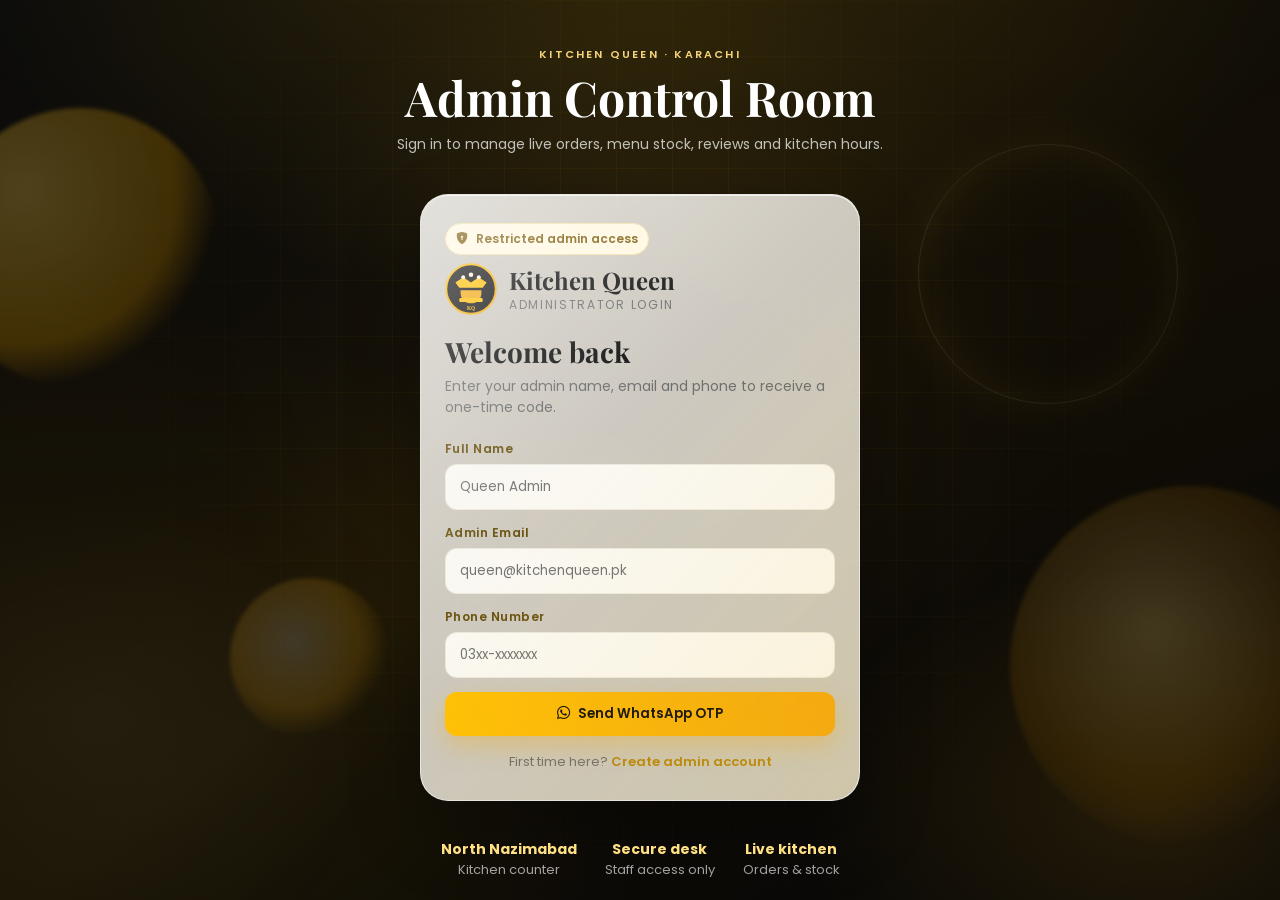
<file: auth/verify.html>
<!DOCTYPE html>
<html lang="en">
<head>
  <meta charset="UTF-8" />
  <meta name="viewport" content="width=device-width, initial-scale=1" />
  <title>Verify OTP · Kitchen Queen Admin</title>
  <link rel="icon" type="image/png" href="../favicon.png" />
  <link rel="preconnect" href="https://fonts.googleapis.com" />
  <link href="https://fonts.googleapis.com/css2?family=Poppins:wght@400;500;600;700&family=Playfair+Display:wght@600;700&display=swap" rel="stylesheet" />
  <link href="https://cdn.jsdelivr.net/npm/bootstrap-icons@1.11.3/font/bootstrap-icons.css" rel="stylesheet" />
  <link rel="stylesheet" href="../assets/css/style.css" />
</head>
<body class="auth-body">
  <div class="auth-stage">
    <div class="auth-backdrop" aria-hidden="true">
      <div class="orb orb-a"></div>
      <div class="orb orb-b"></div>
      <div class="orb orb-c"></div>
      <div class="ring ring-a"></div>
      <div class="ring ring-b"></div>
      <div class="grid-glow"></div>
    </div>

    <header class="auth-brandbar">
      <p class="eyebrow">Two-step check</p>
      <h1>Confirm it is you</h1>
      <p class="lede">Enter the 6-digit code to open the kitchen desk.</p>
    </header>

    <section class="auth-panel">
      <div class="auth-card glass-3d" data-tilt style="text-align:center">
        <div class="brand-row" style="justify-content:center">
          <img src="../images/logo.svg" alt="Kitchen Queen" />
          <div style="text-align:left">
            <h1>Kitchen Queen</h1>
            <p>WhatsApp OTP</p>
          </div>
        </div>
        <h2>Verify your number</h2>
        <p class="sub">A 6-digit code has been sent to WhatsApp.</p>
        <span class="wa-pill"><i class="bi bi-whatsapp"></i> OTP sent via WhatsApp</span>
        <div class="otp-row" id="otpRow">
          <input maxlength="1" inputmode="numeric" />
          <input maxlength="1" inputmode="numeric" />
          <input maxlength="1" inputmode="numeric" />
          <input maxlength="1" inputmode="numeric" />
          <input maxlength="1" inputmode="numeric" />
          <input maxlength="1" inputmode="numeric" />
        </div>
        <button class="btn btn-gold" id="verifyBtn">Verify & Enter Dashboard</button>
        <div class="auth-foot"><a href="login.html">Back to login</a> · Demo hint: last generated OTP or 123456</div>
      </div>
    </section>

    <footer class="auth-meta">
      <div><strong>Demo tip</strong><span>Code 123456 also works</span></div>
    </footer>
  </div>
  <script src="../assets/js/data.js"></script>
  <script src="../assets/js/app.js"></script>
  <script>
    const inputs = [...document.querySelectorAll("#otpRow input")];
    inputs[0].focus();
    inputs.forEach((inp, i) => {
      inp.addEventListener("input", () => {
        inp.value = inp.value.replace(/\D/g, "").slice(0, 1);
        if (inp.value && i < inputs.length - 1) inputs[i + 1].focus();
      });
      inp.addEventListener("keydown", (e) => {
        if (e.key === "Backspace" && !inp.value && i > 0) inputs[i - 1].focus();
      });
    });
    document.getElementById("verifyBtn").addEventListener("click", () => {
      const code = inputs.map(i => i.value).join("");
      const expected = sessionStorage.getItem("kq_pending_otp");
      if (code.length !== 6) { alert("Please enter the 6-digit OTP."); return; }
      if (expected && code !== expected && code !== "123456") {
        alert("Incorrect OTP. For this demo, 123456 also works.");
        return;
      }
      const s = KQApp.session() || {};
      s.verified = true;
      KQApp.saveSession(s);
      location.href = "../index.html";
    });
  </script>
</body>
</html>
</file>
<file: assets/css/style.css>
:root {
  --yellow: #ffc107;
  --yellow-2: #f3a812;
  --yellow-hover: #e0a800;
  --yellow-soft: #fff8e1;
  --bg: #f4f0e6;
  --bg-soft: #fffdf8;
  --card: rgba(255, 255, 255, 0.72);
  --text: #111111;
  --text-2: #222222;
  --muted: #6f6f6f;
  --border: rgba(236, 231, 218, 0.85);
  --shadow: 0 10px 28px rgba(17, 17, 17, 0.07);
  --shadow-lg: 0 22px 60px rgba(17, 17, 17, 0.16);
  --gold: #f3a812;
  --gold-2: #ffc107;
  --gold-soft: #fff3c4;
  --red: #e03131;
  --ok: #1e9e57;
  --warn: #f0b429;
  --danger: #e03131;
  --info: #2f80ed;
  --cream: #111111;
  --stroke: #ece7da;
  --radius: 18px;
  --sidebar: 250px;
  --header: 72px;
  --dock: 96px;
  --font-d: "Poppins", "Segoe UI", sans-serif;
  --font-s: "Playfair Display", Georgia, serif;
}

* { box-sizing: border-box; }
html, body { margin: 0; padding: 0; }
html { -webkit-text-size-adjust: 100%; }
body {
  font-family: var(--font-d);
  background:
    radial-gradient(900px 420px at 0% -10%, rgba(255, 193, 7, 0.18), transparent 55%),
    radial-gradient(700px 360px at 100% 0%, rgba(243, 168, 18, 0.08), transparent 50%),
    var(--bg);
  color: var(--text);
  min-height: 100vh;
  min-height: 100dvh;
  overflow-x: hidden;
}

a { color: inherit; text-decoration: none; }
img { max-width: 100%; display: block; }
button, input, select, textarea { font-family: inherit; }

/* =========================================================
   AUTH — overlay stage: art behind the glass login card
   ========================================================= */
.auth-body {
  background: #0c0c0c;
  min-height: 100vh;
  min-height: 100dvh;
}

.auth-stage {
  position: relative;
  min-height: 100vh;
  min-height: 100dvh;
  display: flex;
  flex-direction: column;
  align-items: center;
  justify-content: space-between;
  padding: clamp(16px, 3vw, 40px) 20px calc(20px + env(safe-area-inset-bottom));
  overflow: hidden;
}

.auth-backdrop {
  position: absolute;
  inset: 0;
  z-index: 0;
  background:
    radial-gradient(1200px 700px at 50% -10%, rgba(255, 193, 7, 0.22), transparent 58%),
    radial-gradient(700px 500px at 90% 90%, rgba(243, 168, 18, 0.16), transparent 50%),
    radial-gradient(500px 400px at 8% 80%, rgba(255, 255, 255, 0.05), transparent 55%),
    linear-gradient(160deg, #101010 0%, #1a1408 48%, #0b0b0b 100%);
}

.auth-backdrop::before {
  content: "";
  position: absolute;
  inset: 0;
  background-image:
    linear-gradient(rgba(255,193,7,.05) 1px, transparent 1px),
    linear-gradient(90deg, rgba(255,193,7,.05) 1px, transparent 1px);
  background-size: 56px 56px;
  mask-image: radial-gradient(circle at 50% 40%, #000 20%, transparent 78%);
  animation: gridDrift 28s linear infinite;
}

.auth-backdrop::after {
  content: "";
  position: absolute;
  inset: 0;
  background:
    radial-gradient(circle at 50% 42%, transparent 0 180px, rgba(0,0,0,.28) 420px);
  pointer-events: none;
}

.grid-glow {
  position: absolute;
  inset: -20%;
  background: conic-gradient(from 180deg at 50% 50%, transparent, rgba(255,193,7,.08), transparent 30%);
  animation: spinSlow 36s linear infinite;
}

.orb {
  position: absolute;
  border-radius: 50%;
  filter: blur(2px);
  pointer-events: none;
}
.orb-a {
  width: 280px; height: 280px;
  left: -60px; top: 12%;
  background: radial-gradient(circle at 30% 30%, #ffd54f, #c48900 55%, transparent 70%);
  opacity: .38;
  animation: floatY 9s ease-in-out infinite;
}
.orb-b {
  width: 360px; height: 360px;
  right: -90px; bottom: 6%;
  background: radial-gradient(circle at 40% 40%, #ffe082, #8a5a00 50%, transparent 72%);
  opacity: .28;
  animation: floatY 12s ease-in-out infinite reverse;
}
.orb-c {
  width: 160px; height: 160px;
  left: 18%; bottom: 18%;
  background: radial-gradient(circle at 40% 40%, #fff8e1, #f3a812 48%, transparent 70%);
  opacity: .22;
  animation: floatX 10s ease-in-out infinite;
}

.ring {
  position: absolute;
  border-radius: 50%;
  border: 1px solid rgba(255, 193, 7, .22);
  box-shadow: inset 0 0 40px rgba(255,193,7,.08), 0 0 40px rgba(255,193,7,.08);
  pointer-events: none;
}
.ring-a {
  width: 420px; height: 420px;
  left: 50%; top: 42%;
  transform: translate(-50%, -50%) rotateX(62deg);
  animation: ringPulse 8s ease-in-out infinite;
}
.ring-b {
  width: 260px; height: 260px;
  right: 8%; top: 16%;
  border-color: rgba(255,255,255,.12);
  animation: spinSlow 22s linear infinite;
}

.auth-brandbar,
.auth-panel,
.auth-meta {
  position: relative;
  z-index: 2;
  width: min(1120px, 100%);
}

.auth-brandbar {
  text-align: center;
  color: #fff;
  padding-top: 8px;
}
.auth-brandbar .eyebrow {
  letter-spacing: .2em;
  text-transform: uppercase;
  font-size: 11px;
  font-weight: 600;
  color: #f3d27a;
  margin: 0 0 8px;
}
.auth-brandbar h1 {
  font-family: var(--font-s);
  font-size: clamp(28px, 4.4vw, 48px);
  margin: 0 0 8px;
  line-height: 1.12;
  text-shadow: 0 10px 40px rgba(0,0,0,.35);
}
.auth-brandbar .lede {
  margin: 0 auto;
  max-width: 520px;
  color: rgba(255,255,255,.72);
  font-size: 14px;
  line-height: 1.6;
}

.auth-panel {
  display: grid;
  place-items: center;
  perspective: 1400px;
  padding: 18px 0;
  width: 100%;
}

.auth-card {
  width: min(440px, 100%);
  background: rgba(255, 253, 247, 0.78);
  border: 1px solid rgba(255, 255, 255, 0.55);
  border-radius: 28px;
  padding: 28px 24px;
  box-shadow:
    0 30px 70px rgba(0,0,0,.28),
    inset 0 1px 0 rgba(255,255,255,.7);
  backdrop-filter: blur(22px) saturate(160%);
  -webkit-backdrop-filter: blur(22px) saturate(160%);
  transform-style: preserve-3d;
  transition: transform .18s ease, box-shadow .18s ease;
}

.glass-3d {
  position: relative;
}
.glass-3d::before {
  content: "";
  position: absolute;
  inset: 0;
  border-radius: inherit;
  background: linear-gradient(135deg, rgba(255,255,255,.45), transparent 42%, rgba(255,193,7,.12));
  pointer-events: none;
  transform: translateZ(1px);
}

.auth-meta {
  display: flex;
  justify-content: center;
  gap: 28px;
  flex-wrap: wrap;
  color: rgba(255,255,255,.62);
  font-size: 13px;
  text-align: center;
}
.auth-meta strong { color: #ffe082; display: block; font-size: 14px; }

.brand-row { display: flex; align-items: center; gap: 12px; margin-bottom: 8px; }
.brand-row img { width: 52px; height: 52px; }
.brand-row h1 { font-family: var(--font-s); font-size: 24px; margin: 0; color: #111; }
.brand-row p { margin: 0; color: var(--muted); font-size: 12px; letter-spacing: .14em; text-transform: uppercase; }
.auth-card h2 { font-family: var(--font-s); margin: 18px 0 6px; font-size: clamp(24px, 4vw, 28px); }
.auth-card .sub { color: var(--muted); margin: 0 0 22px; font-size: 14px; }
.field { margin-bottom: 14px; }
.field label { display: block; font-size: 12px; color: #6a5410; margin-bottom: 6px; letter-spacing: .04em; font-weight: 600; }
.field input, .field select, .field textarea {
  width: 100%;
  background: rgba(255,253,248,.9);
  border: 1px solid var(--border);
  color: var(--text);
  border-radius: 12px;
  padding: 12px 14px;
  outline: none;
}
.field input:focus, .field select:focus, .field textarea:focus {
  border-color: var(--yellow);
  box-shadow: 0 0 0 3px rgba(255,193,7,.25);
}
.btn {
  display: inline-flex; align-items: center; justify-content: center; gap: 8px;
  border: 0; border-radius: 12px; padding: 12px 16px; cursor: pointer; font-weight: 600;
  transition: .2s transform, .2s filter, .2s box-shadow;
}
.btn:hover { transform: translateY(-1px); filter: brightness(1.03); }
.btn-gold {
  width: 100%;
  background: linear-gradient(90deg, var(--yellow), var(--yellow-2));
  color: #111;
  box-shadow: 0 10px 24px rgba(243,168,18,.35);
}
.btn-red { background: linear-gradient(90deg, #e03131, #b42318); color: #fff; }
.btn-ghost { background: transparent; border: 1px solid var(--border); color: var(--text); }
.btn-sm { padding: 8px 12px; font-size: 13px; border-radius: 10px; width: auto; }
.auth-foot { margin-top: 16px; text-align: center; color: var(--muted); font-size: 13px; }
.auth-foot a { color: #b8860b; font-weight: 600; }
.otp-row { display: flex; gap: clamp(6px, 1.6vw, 10px); justify-content: center; margin: 18px 0 8px; }
.otp-row input {
  width: clamp(40px, 11vw, 48px);
  height: clamp(48px, 12vw, 56px);
  text-align: center; font-size: 22px; font-weight: 700;
  background: rgba(255,253,248,.92); border: 1px solid var(--border); border-radius: 12px; color: #111;
}
.wa-pill {
  display: inline-flex; align-items: center; gap: 8px; background: rgba(30,158,87,.1);
  color: #1e9e57; border: 1px solid rgba(30,158,87,.25); padding: 8px 12px; border-radius: 999px; font-size: 13px;
}
.admin-chip {
  display: inline-flex; align-items: center; gap: 8px;
  background: var(--yellow-soft); color: #7a5a08; border: 1px solid #f3e2a8;
  padding: 6px 10px; border-radius: 999px; font-size: 12px; font-weight: 600; margin-bottom: 8px;
}

@keyframes floatY {
  0%, 100% { transform: translateY(0); }
  50% { transform: translateY(-22px); }
}
@keyframes floatX {
  0%, 100% { transform: translateX(0); }
  50% { transform: translateX(18px); }
}
@keyframes spinSlow { to { transform: rotate(360deg); } }
@keyframes ringPulse {
  0%, 100% { opacity: .45; transform: translate(-50%, -50%) rotateX(62deg) scale(1); }
  50% { opacity: .85; transform: translate(-50%, -50%) rotateX(62deg) scale(1.06); }
}
@keyframes gridDrift {
  from { background-position: 0 0, 0 0; }
  to { background-position: 56px 56px, 56px 56px; }
}
@keyframes riseIn {
  from { opacity: 0; transform: translateY(18px) scale(.98); }
  to { opacity: 1; transform: none; }
}
@keyframes cardIn {
  from { opacity: 0; transform: translateY(24px) rotateX(8deg); }
  to { opacity: 1; transform: none; }
}

.auth-brandbar { animation: riseIn .7s ease both; }
.auth-card { animation: cardIn .75s .12s ease both; }
.auth-meta { animation: riseIn .7s .2s ease both; }

@media (prefers-reduced-motion: reduce) {
  .auth-backdrop::before, .orb, .ring, .grid-glow, .auth-brandbar, .auth-card, .auth-meta {
    animation: none !important;
  }
}

/* APP SHELL */
.app { display: flex; min-height: 100vh; perspective: 1600px; }
.sidebar {
  width: var(--sidebar);
  position: fixed; inset: 0 auto 0 0;
  background: linear-gradient(180deg, #141414 0%, #0d0d0d 100%);
  border-right: 1px solid #1f1f1f;
  padding: 18px 14px 24px;
  z-index: 40;
  display: flex; flex-direction: column;
  box-shadow: 12px 0 40px rgba(0,0,0,.08);
}
.side-brand { display: flex; align-items: center; gap: 10px; padding: 6px 8px 18px; }
.side-brand img { width: 42px; height: 42px; }
.side-brand strong { display: block; font-family: var(--font-s); color: var(--yellow); font-size: 17px; }
.side-brand span { color: #b8b8b8; font-size: 11px; letter-spacing: .1em; text-transform: uppercase; }
.nav-list { display: flex; flex-direction: column; gap: 4px; }
.nav-item {
  display: flex; align-items: center; gap: 10px;
  padding: 11px 12px; border-radius: 12px; color: #cfcfcf; font-weight: 500;
  transition: transform .2s ease, background .2s ease;
}
.nav-item i { width: 20px; text-align: center; color: var(--yellow); }
.nav-item.active, .nav-item:hover {
  background: linear-gradient(90deg, rgba(255,193,7,.22), rgba(243,168,18,.08));
  color: #fff;
  border: 1px solid rgba(255,193,7,.28);
  transform: translateX(3px);
}
.side-foot { margin-top: auto; padding: 12px 8px 0; }
.online-chip {
  display: flex; align-items: center; justify-content: space-between;
  background: #1a1a1a; border: 1px solid #2a2a2a; border-radius: 14px; padding: 10px 12px;
  color: #ddd;
}
.dot { width: 8px; height: 8px; border-radius: 50%; background: var(--ok); box-shadow: 0 0 10px var(--ok); }
.dot.off { background: var(--danger); box-shadow: 0 0 10px var(--danger); }

.main {
  margin-left: var(--sidebar);
  width: calc(100% - var(--sidebar));
  min-height: 100vh;
  padding-bottom: 28px;
}
.topbar {
  position: sticky; top: 0; z-index: 30;
  min-height: var(--header);
  display: flex; align-items: center; justify-content: space-between; gap: 16px;
  padding: 10px 22px;
  background: rgba(247,245,240,.72);
  backdrop-filter: blur(18px) saturate(160%);
  -webkit-backdrop-filter: blur(18px) saturate(160%);
  border-bottom: 1px solid var(--border);
}
.top-left h2 { margin: 0; font-size: clamp(16px, 2.2vw, 18px); font-weight: 600; }
.top-left small { color: var(--muted); }
.top-right { display: flex; align-items: center; gap: 12px; flex-shrink: 0; }
.status-toggle {
  display: flex; align-items: center; gap: 10px;
  background: rgba(255,255,255,.7);
  border: 1px solid var(--border); border-radius: 999px; padding: 6px 10px 6px 14px;
  backdrop-filter: blur(10px);
}
.status-toggle.online { border-color: rgba(30,158,87,.4); }
.status-toggle.offline { border-color: rgba(224,49,49,.4); }
.switch { position: relative; width: 44px; height: 24px; }
.switch input { opacity: 0; width: 0; height: 0; }
.slider {
  position: absolute; inset: 0; background: #d7d0c2; border-radius: 999px; cursor: pointer; transition: .2s;
}
.slider:before {
  content: ""; position: absolute; height: 18px; width: 18px; left: 3px; top: 3px;
  background: #fff; border-radius: 50%; transition: .2s;
}
.switch input:checked + .slider { background: var(--ok); }
.switch input:checked + .slider:before { transform: translateX(20px); }
.avatar {
  width: 40px; height: 40px; border-radius: 50%;
  background: linear-gradient(135deg, var(--yellow), var(--yellow-2));
  display: grid; place-items: center; font-weight: 700; color: #111;
  border: 2px solid #ffe082;
  box-shadow: 0 8px 18px rgba(243,168,18,.28);
}

.content { padding: 22px; }

.grid { display: grid; gap: 16px; }
.g-4 { grid-template-columns: repeat(4, minmax(0, 1fr)); }
.g-3 { grid-template-columns: repeat(3, minmax(0, 1fr)); }
.g-2 { grid-template-columns: repeat(2, minmax(0, 1fr)); }
.card {
  background: rgba(255,255,255,.74);
  border: 1px solid rgba(255,255,255,.55);
  border-radius: var(--radius);
  padding: 18px;
  box-shadow: var(--shadow);
  backdrop-filter: blur(16px) saturate(150%);
  -webkit-backdrop-filter: blur(16px) saturate(150%);
  transform-style: preserve-3d;
  transition: transform .18s ease, box-shadow .18s ease;
}
.card:hover {
  box-shadow: 0 18px 40px rgba(17,17,17,.12);
}
.stat { display: flex; align-items: flex-start; justify-content: space-between; gap: 12px; }
.stat h3 { margin: 4px 0 0; font-size: clamp(22px, 2.4vw, 26px); font-family: var(--font-s); color: #111; }
.stat p { margin: 0; color: var(--muted); font-size: 13px; }
.icon-bubble {
  width: 44px; height: 44px; border-radius: 14px;
  display: grid; place-items: center; background: var(--yellow-soft); color: #b8860b;
  flex-shrink: 0;
  box-shadow: 0 8px 16px rgba(243,168,18,.16);
  animation: floatY 5.5s ease-in-out infinite;
}

.section-title { display: flex; align-items: center; justify-content: space-between; gap: 12px; margin: 8px 0 14px; flex-wrap: wrap; }
.section-title h3 { margin: 0; font-family: var(--font-s); font-size: 20px; }

.badge {
  display: inline-flex; align-items: center; gap: 6px;
  padding: 4px 10px; border-radius: 999px; font-size: 12px; font-weight: 600;
  border: 1px solid transparent;
  white-space: nowrap;
}
.b-accepted { background: #e8f3ff; color: #1d6fd1; }
.b-preparing { background: var(--yellow-soft); color: #9a6b00; }
.b-ready { background: #f3e8ff; color: #7b3db8; }
.b-delivery { background: #e7f6ff; color: #0b7cad; }
.b-completed { background: #e7f8ee; color: #1e9e57; }
.b-cancelled { background: #fdecec; color: #e03131; }
.b-cod { background: var(--yellow-soft); color: #8a6a12; }
.b-online { background: #e7f8ee; color: #1e9e57; }
.b-out { background: #fdecec; color: #c92a2a; }

.table-wrap { overflow: auto; -webkit-overflow-scrolling: touch; }
table.data { width: 100%; border-collapse: collapse; min-width: 640px; }
table.data th, table.data td { text-align: left; padding: 12px 10px; border-bottom: 1px solid var(--border); font-size: 14px; }
table.data th { color: #8a6a12; font-size: 12px; letter-spacing: .06em; text-transform: uppercase; }
table.data tr:hover td { background: #fffdf6; }

.tabs { display: flex; gap: 8px; flex-wrap: wrap; }
.tab {
  border: 1px solid var(--border); background: #fff; color: var(--muted);
  padding: 8px 12px; border-radius: 999px; cursor: pointer;
}
.tab.active { background: var(--yellow); color: #111; border-color: var(--yellow-2); font-weight: 600; }

.searchbar { display: flex; gap: 8px; flex-wrap: wrap; }
.searchbar input, .searchbar select {
  background: #fff; border: 1px solid var(--border); color: var(--text);
  border-radius: 12px; padding: 10px 12px; outline: none;
}
.searchbar input { min-width: min(220px, 100%); flex: 1; }

.cat-pills { display: flex; gap: 8px; flex-wrap: wrap; margin-bottom: 14px; }
.menu-grid { display: grid; grid-template-columns: repeat(auto-fill, minmax(min(240px, 100%), 1fr)); gap: 16px; }
.menu-card { overflow: hidden; padding: 0; }
.menu-card img { height: 160px; width: 100%; object-fit: cover; background: #f3efe4; }
.menu-body { padding: 14px; }
.menu-body h4 { margin: 0 0 4px; }
.menu-body .meta { display: flex; justify-content: space-between; align-items: center; color: var(--muted); font-size: 13px; gap: 8px; }
.price { color: #9a6b00; font-weight: 700; }

.stars { color: #d4a017; letter-spacing: 1px; }
.review { border-bottom: 1px solid var(--border); padding: 14px 0; }
.review:last-child { border-bottom: 0; }
.reply-box { display: flex; gap: 8px; margin-top: 8px; flex-wrap: wrap; }
.reply-box input { flex: 1; min-width: 160px; background: #fffdf8; border: 1px solid var(--border); color: var(--text); border-radius: 10px; padding: 8px 10px; }
.owner-reply { margin-top: 8px; background: var(--yellow-soft); border-left: 3px solid var(--yellow); padding: 8px 10px; border-radius: 8px; font-size: 13px; }

.modal-back {
  position: fixed; inset: 0; background: rgba(17,17,17,.45); z-index: 80;
  display: none; align-items: center; justify-content: center; padding: 16px;
  backdrop-filter: blur(6px);
}
.modal-back.show { display: flex; }
.modal {
  width: min(720px, 100%);
  max-height: 90vh; overflow: auto;
  background: rgba(255,255,255,.92); border: 1px solid var(--border); border-radius: 20px; padding: 20px;
  backdrop-filter: blur(18px);
}
.timeline { display: flex; gap: 8px; margin: 14px 0; flex-wrap: wrap; }
.t-step { flex: 1; min-width: 110px; text-align: center; padding: 8px; border-radius: 10px; background: #f6f3ea; font-size: 12px; color: var(--muted); }
.t-step.done { background: #e7f8ee; color: #1e9e57; }

.alert-item {
  display: flex; gap: 10px; align-items: flex-start;
  padding: 10px 0; border-bottom: 1px solid var(--border);
}
.toast {
  position: fixed; right: 16px; bottom: 96px; z-index: 90;
  background: #111; border: 1px solid var(--yellow); color: #fff;
  padding: 12px 16px; border-radius: 12px; display: none; box-shadow: var(--shadow);
}
.toast.show { display: block; animation: pop .25s ease; }
@keyframes pop { from { transform: translateY(8px); opacity: 0; } to { transform: none; opacity: 1; } }

.dock {
  display: none;
  position: fixed;
  left: max(14px, env(safe-area-inset-left));
  right: max(14px, env(safe-area-inset-right));
  bottom: max(14px, env(safe-area-inset-bottom));
  z-index: 50;
  align-items: stretch;
  gap: 2px;
  height: 68px;
  background: rgba(14, 14, 14, 0.92);
  border: 1px solid rgba(255, 193, 7, 0.22);
  border-radius: 26px;
  padding: 7px;
  backdrop-filter: blur(22px) saturate(180%);
  -webkit-backdrop-filter: blur(22px) saturate(180%);
  box-shadow:
    0 18px 40px rgba(0, 0, 0, 0.38),
    inset 0 1px 0 rgba(255, 255, 255, 0.08);
}
.dock-item,
.dock a {
  flex: 1;
  min-width: 0;
  display: flex;
  flex-direction: column;
  align-items: center;
  justify-content: center;
  gap: 3px;
  color: #9c9c9c;
  font-size: 10px;
  font-weight: 600;
  letter-spacing: .02em;
  padding: 0;
  border-radius: 20px;
  text-decoration: none;
  transition: transform .18s ease, color .18s ease, background .18s ease;
}
.dock-ico {
  width: 42px;
  height: 30px;
  display: grid;
  place-items: center;
  border-radius: 999px;
  transition: .18s ease;
}
.dock-ico i,
.dock a i {
  display: block;
  font-size: 17px;
  margin: 0;
  color: #c9a227;
  line-height: 1;
}
.dock-lbl { line-height: 1; white-space: nowrap; }
.dock-item.active,
.dock a.active {
  color: #ffe082;
  background: transparent;
  transform: translateY(-2px);
}
.dock-item.active .dock-ico,
.dock a.active .dock-ico {
  background: linear-gradient(180deg, #ffc107, #f3a812);
  box-shadow: 0 8px 16px rgba(243, 168, 18, 0.42);
}
.dock-item.active .dock-ico i,
.dock a.active .dock-ico i,
.dock a.active i {
  color: #111;
}
.dock-item:active { transform: scale(.96); }

.hours-row { display: grid; grid-template-columns: 1.2fr 1fr 1fr auto; gap: 8px; align-items: center; margin-bottom: 8px; }
.hours-row input { background: #fff; border: 1px solid var(--border); color: var(--text); border-radius: 10px; padding: 8px; min-width: 0; }

.dist-bar { display: flex; align-items: center; gap: 8px; margin: 6px 0; font-size: 13px; }
.dist-bar .bar { flex: 1; height: 8px; background: #f1ece0; border-radius: 99px; overflow: hidden; }
.dist-bar .fill { height: 100%; background: linear-gradient(90deg, var(--yellow), var(--yellow-2)); }

/* Responsive */
@media (max-width: 1200px) {
  .g-4 { grid-template-columns: repeat(2, minmax(0, 1fr)); }
}

@media (max-width: 980px) {
  .g-3 { grid-template-columns: repeat(2, minmax(0, 1fr)); }
}

@media (max-width: 860px) {
  .sidebar { display: none; }
  .main { margin-left: 0; width: 100%; padding-bottom: calc(var(--dock) + 28px); }
  .dock { display: flex; }
  .g-4, .g-3, .g-2 { grid-template-columns: 1fr; }
  .content { padding: 14px; }
  .topbar { padding: 10px 12px; }
  .hours-row { grid-template-columns: 1fr 1fr; }
  .status-toggle span { font-size: 12px; }
}

@media (max-width: 640px) {
  .auth-stage { justify-content: flex-start; gap: 16px; }
  .auth-card { padding: 22px 16px; border-radius: 22px; }
  .auth-meta { gap: 14px; }
  .top-right .status-toggle { padding: 5px 8px 5px 10px; }
  .avatar { width: 36px; height: 36px; }
  table.data { min-width: 560px; }
}

@media (max-width: 420px) {
  .otp-row input { width: 38px; height: 46px; font-size: 18px; }
  .brand-row img { width: 44px; height: 44px; }
}
</file>
